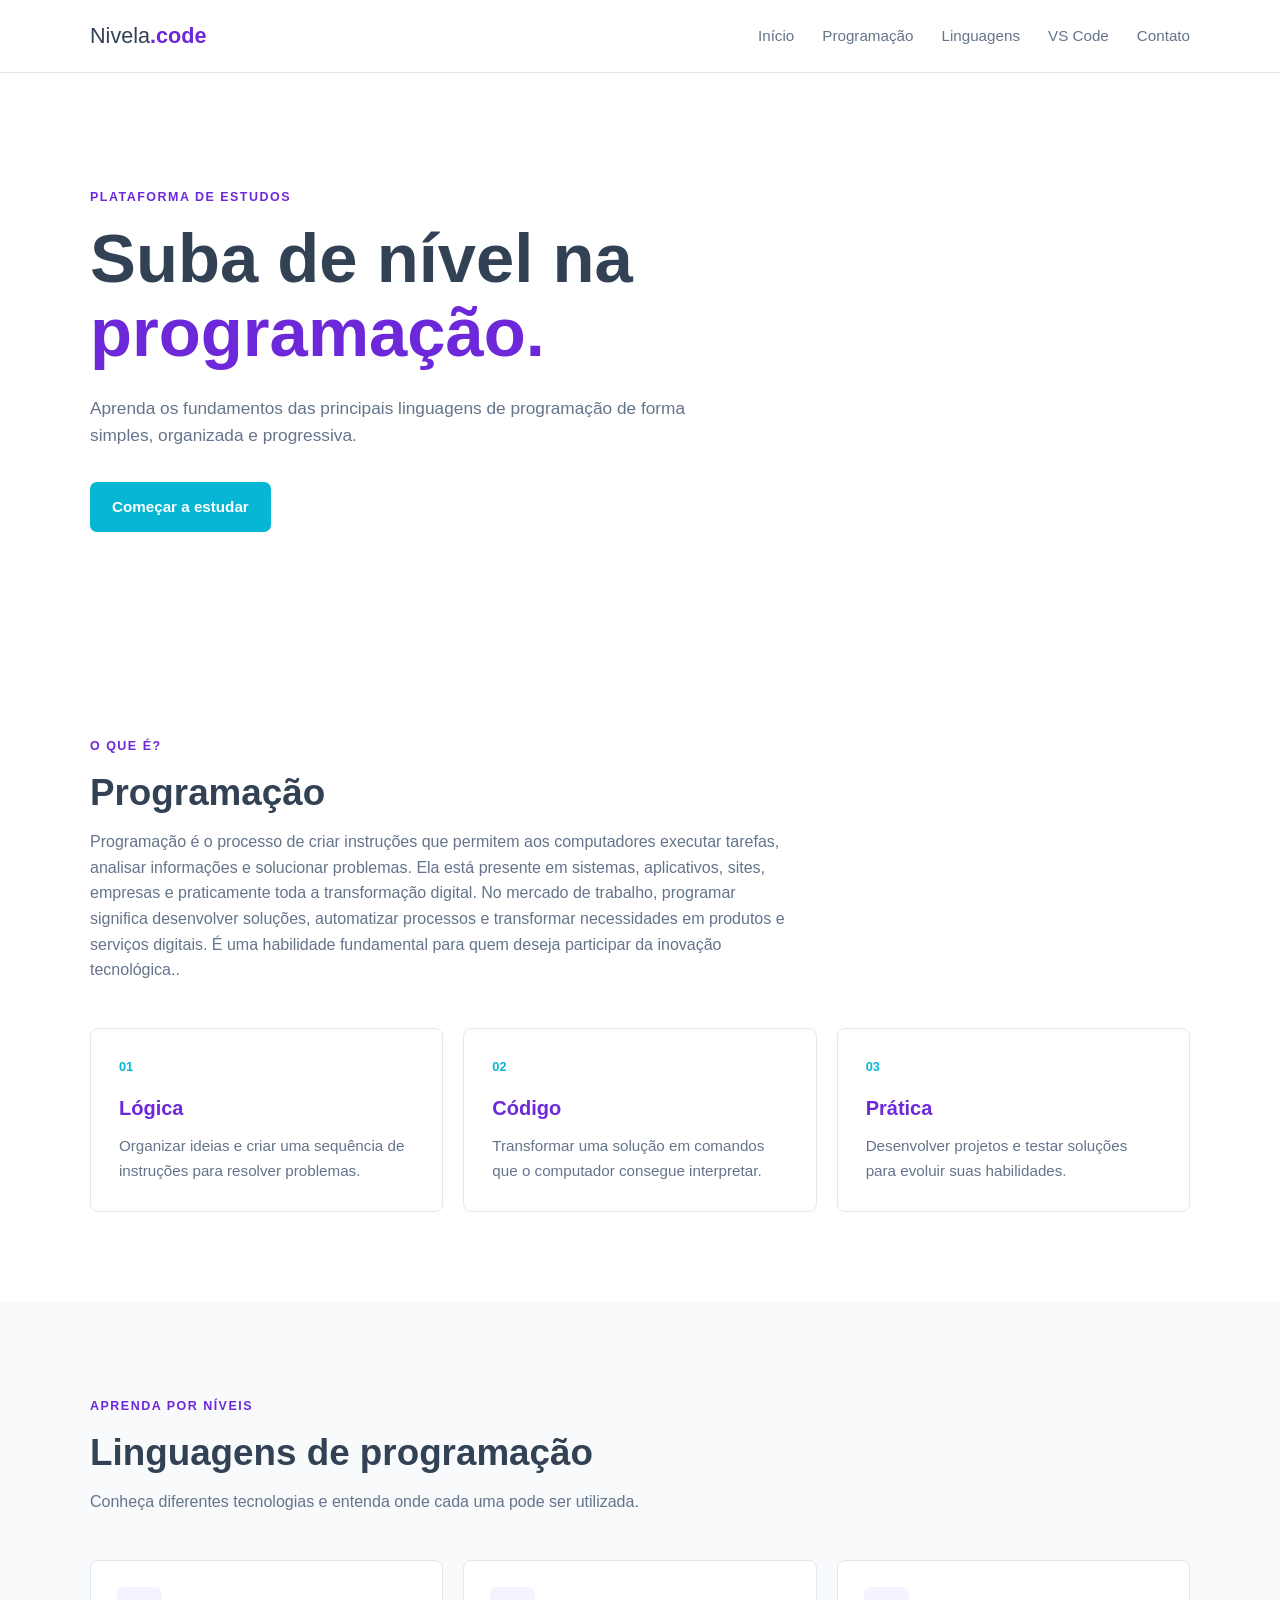
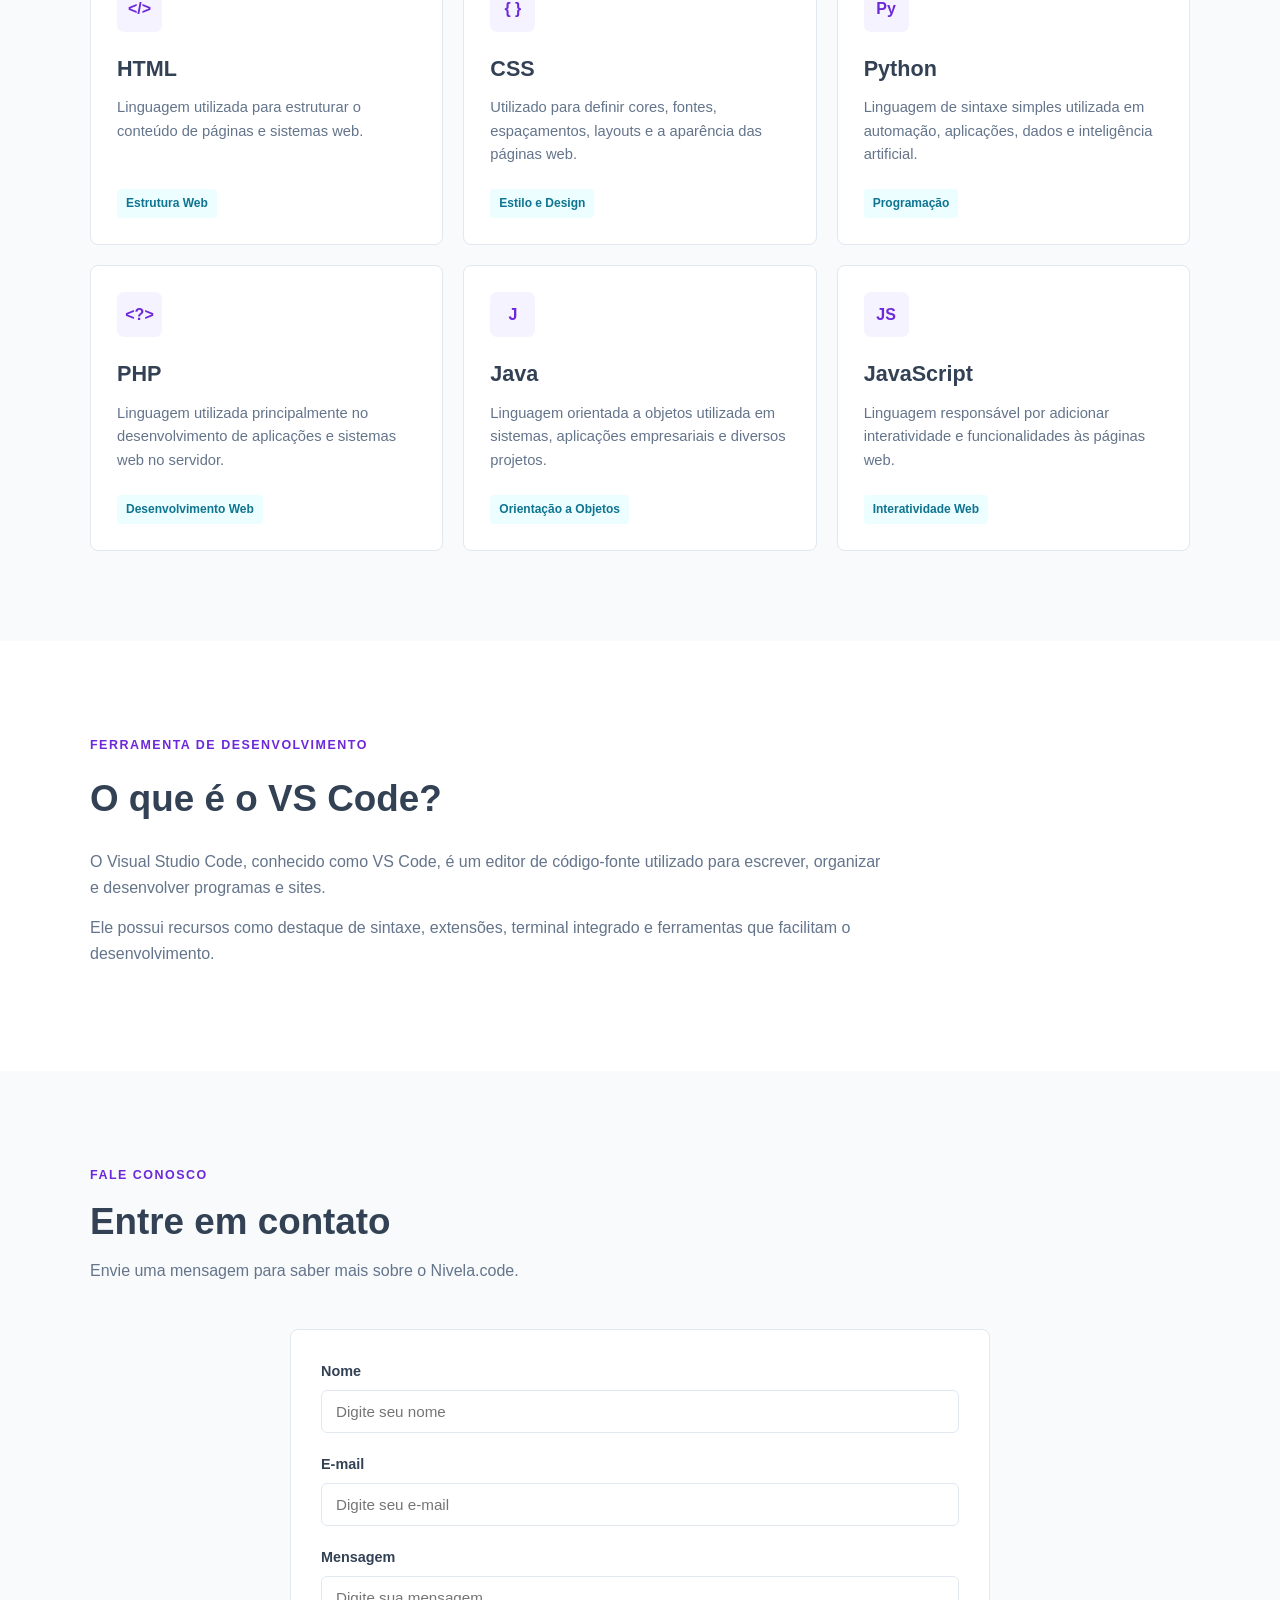
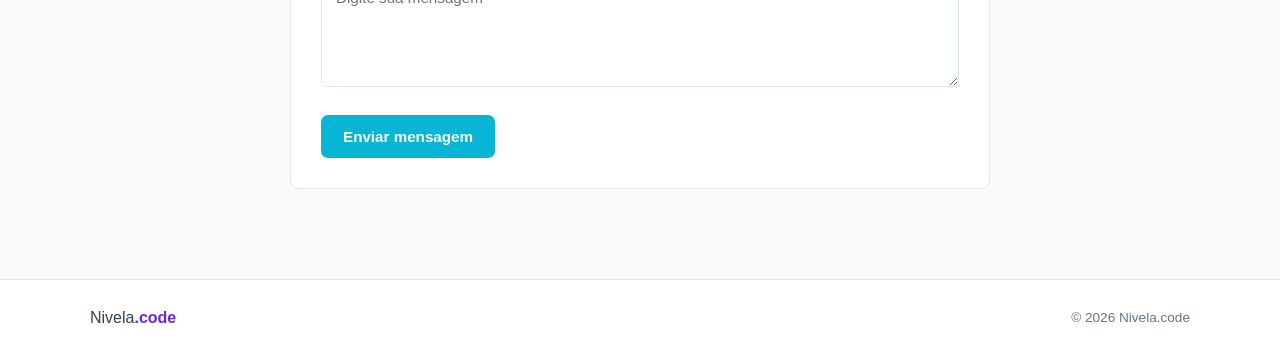
<file: index.html>
<!DOCTYPE html>
<html lang="pt-BR">

<head>
    <meta charset="UTF-8">
    <meta name="viewport" content="width=device-width, initial-scale=1.0">

    <title>Nivela.code - Estudos de Programação</title>

    <link rel="icon" href="favicon.ico" type="image/x-icon">
    <link rel="stylesheet" href="style.css">
    <link rel="icon" type="image/png" href="/Nivela.code/favicon.png?v=3">
</head>

<body>

    <header class="header">
        <div class="container header-content">

            <a href="#inicio" class="logo">
                Nivela<span>.code</span>
            </a>

            <nav class="nav">
                <a href="#inicio">Início</a>
                <a href="#programacao">Programação</a>
                <a href="#linguagens">Linguagens</a>
                <a href="#vs-code">VS Code</a>
                <a href="#contato">Contato</a>
            </nav>

        </div>
    </header>


    <main>

        <!-- INÍCIO -->
        <section class="hero" id="inicio">
            <div class="container hero-content">

                <div class="hero-text">

                    <span class="subtitle">PLATAFORMA DE ESTUDOS</span>

                    <h1>
                        Suba de nível na
                        <span>programação.</span>
                    </h1>

                    <p>
                        Aprenda os fundamentos das principais linguagens de
                        programação de forma simples, organizada e progressiva.
                    </p>

                    <a href="#linguagens" class="btn">
                        Começar a estudar
                    </a>

                </div>

            </div>
        </section>


        <!-- O QUE É PROGRAMAÇÃO -->
        <section class="section" id="programacao">

            <div class="container">

                <div class="section-title">
                    <span class="subtitle">O QUE É?</span>

                    <h2>Programação</h2>

                    <p>
                        Programação é o processo de criar instruções que permitem aos computadores executar tarefas, analisar informações e solucionar problemas. Ela está presente em sistemas, aplicativos, sites, empresas e praticamente toda a transformação digital.

No mercado de trabalho, programar significa desenvolver soluções, automatizar processos e transformar necessidades em produtos e serviços digitais. É uma habilidade fundamental para quem deseja participar da inovação tecnológica..
                    </p>
                </div>


                <div class="info-grid">

                    <div class="info-card">
                        <div class="info-number">01</div>

                        <h3>Lógica</h3>

                        <p>
                            Organizar ideias e criar uma sequência de instruções
                            para resolver problemas.
                        </p>
                    </div>


                    <div class="info-card">
                        <div class="info-number">02</div>

                        <h3>Código</h3>

                        <p>
                            Transformar uma solução em comandos que o computador
                            consegue interpretar.
                        </p>
                    </div>


                    <div class="info-card">
                        <div class="info-number">03</div>

                        <h3>Prática</h3>

                        <p>
                            Desenvolver projetos e testar soluções para evoluir
                            suas habilidades.
                        </p>
                    </div>

                </div>

            </div>

        </section>


        <!-- LINGUAGENS -->
        <section class="section languages-section" id="linguagens">

            <div class="container">

                <div class="section-title">

                    <span class="subtitle">APRENDA POR NÍVEIS</span>

                    <h2>Linguagens de programação</h2>

                    <p>
                        Conheça diferentes tecnologias e entenda onde cada uma
                        pode ser utilizada.
                    </p>

                </div>


                <div class="languages-grid">

                    <article class="language-card">

                        <div class="language-icon">&lt;/&gt;</div>

                        <h3>HTML</h3>

                        <p>
                            Linguagem utilizada para estruturar o conteúdo
                            de páginas e sistemas web.
                        </p>

                        <span class="language-type">
                            Estrutura Web
                        </span>

                    </article>


                    <article class="language-card">

                        <div class="language-icon">{ }</div>

                        <h3>CSS</h3>

                        <p>
                            Utilizado para definir cores, fontes, espaçamentos,
                            layouts e a aparência das páginas web.
                        </p>

                        <span class="language-type">
                            Estilo e Design
                        </span>

                    </article>


                    <article class="language-card">

                        <div class="language-icon">Py</div>

                        <h3>Python</h3>

                        <p>
                            Linguagem de sintaxe simples utilizada em automação,
                            aplicações, dados e inteligência artificial.
                        </p>

                        <span class="language-type">
                            Programação
                        </span>

                    </article>


                    <article class="language-card">

                        <div class="language-icon">&lt;?&gt;</div>

                        <h3>PHP</h3>

                        <p>
                            Linguagem utilizada principalmente no desenvolvimento
                            de aplicações e sistemas web no servidor.
                        </p>

                        <span class="language-type">
                            Desenvolvimento Web
                        </span>

                    </article>


                    <article class="language-card">

                        <div class="language-icon">J</div>

                        <h3>Java</h3>

                        <p>
                            Linguagem orientada a objetos utilizada em sistemas,
                            aplicações empresariais e diversos projetos.
                        </p>

                        <span class="language-type">
                            Orientação a Objetos
                        </span>

                    </article>


                    <article class="language-card">

                        <div class="language-icon">JS</div>

                        <h3>JavaScript</h3>

                        <p>
                            Linguagem responsável por adicionar interatividade
                            e funcionalidades às páginas web.
                        </p>

                        <span class="language-type">
                            Interatividade Web
                        </span>

                    </article>

                </div>

            </div>

        </section>


        <!-- VS CODE -->
        <section class="section vs-section" id="vs-code">

            <div class="container">

                <div class="vs-text">

                    <span class="subtitle">FERRAMENTA DE DESENVOLVIMENTO</span>

                    <h2>O que é o VS Code?</h2>

                    <p>
                        O Visual Studio Code, conhecido como VS Code, é um
                        editor de código-fonte utilizado para escrever,
                        organizar e desenvolver programas e sites.
                    </p>

                    <p>
                        Ele possui recursos como destaque de sintaxe,
                        extensões, terminal integrado e ferramentas que
                        facilitam o desenvolvimento.
                    </p>

                </div>

            </div>

        </section>


        <!-- CONTATO -->
        <section class="section contact-section" id="contato">

            <div class="container">

                <div class="section-title">

                    <span class="subtitle">FALE CONOSCO</span>

                    <h2>Entre em contato</h2>

                    <p>
                        Envie uma mensagem para saber mais sobre o Nivela.code.
                    </p>

                </div>


                <form class="contact-form">

                    <div class="form-group">
                        <label for="nome">Nome</label>

                        <input
                            type="text"
                            id="nome"
                            name="nome"
                            placeholder="Digite seu nome"
                        >
                    </div>


                    <div class="form-group">
                        <label for="email">E-mail</label>

                        <input
                            type="email"
                            id="email"
                            name="email"
                            placeholder="Digite seu e-mail"
                        >
                    </div>


                    <div class="form-group">
                        <label for="mensagem">Mensagem</label>

                        <textarea
                            id="mensagem"
                            name="mensagem"
                            rows="5"
                            placeholder="Digite sua mensagem"
                        ></textarea>
                    </div>


                    <button type="submit" class="btn">
                        Enviar mensagem
                    </button>

                </form>

            </div>

        </section>

    </main>


    <!-- RODAPÉ -->
    <footer class="footer">

        <div class="container footer-content">

            <div class="footer-logo">
                Nivela<span>.code</span>
            </div>

            <p>
                © 2026 Nivela.code
            </p>

        </div>

    </footer>

</body>

</html>
</file>
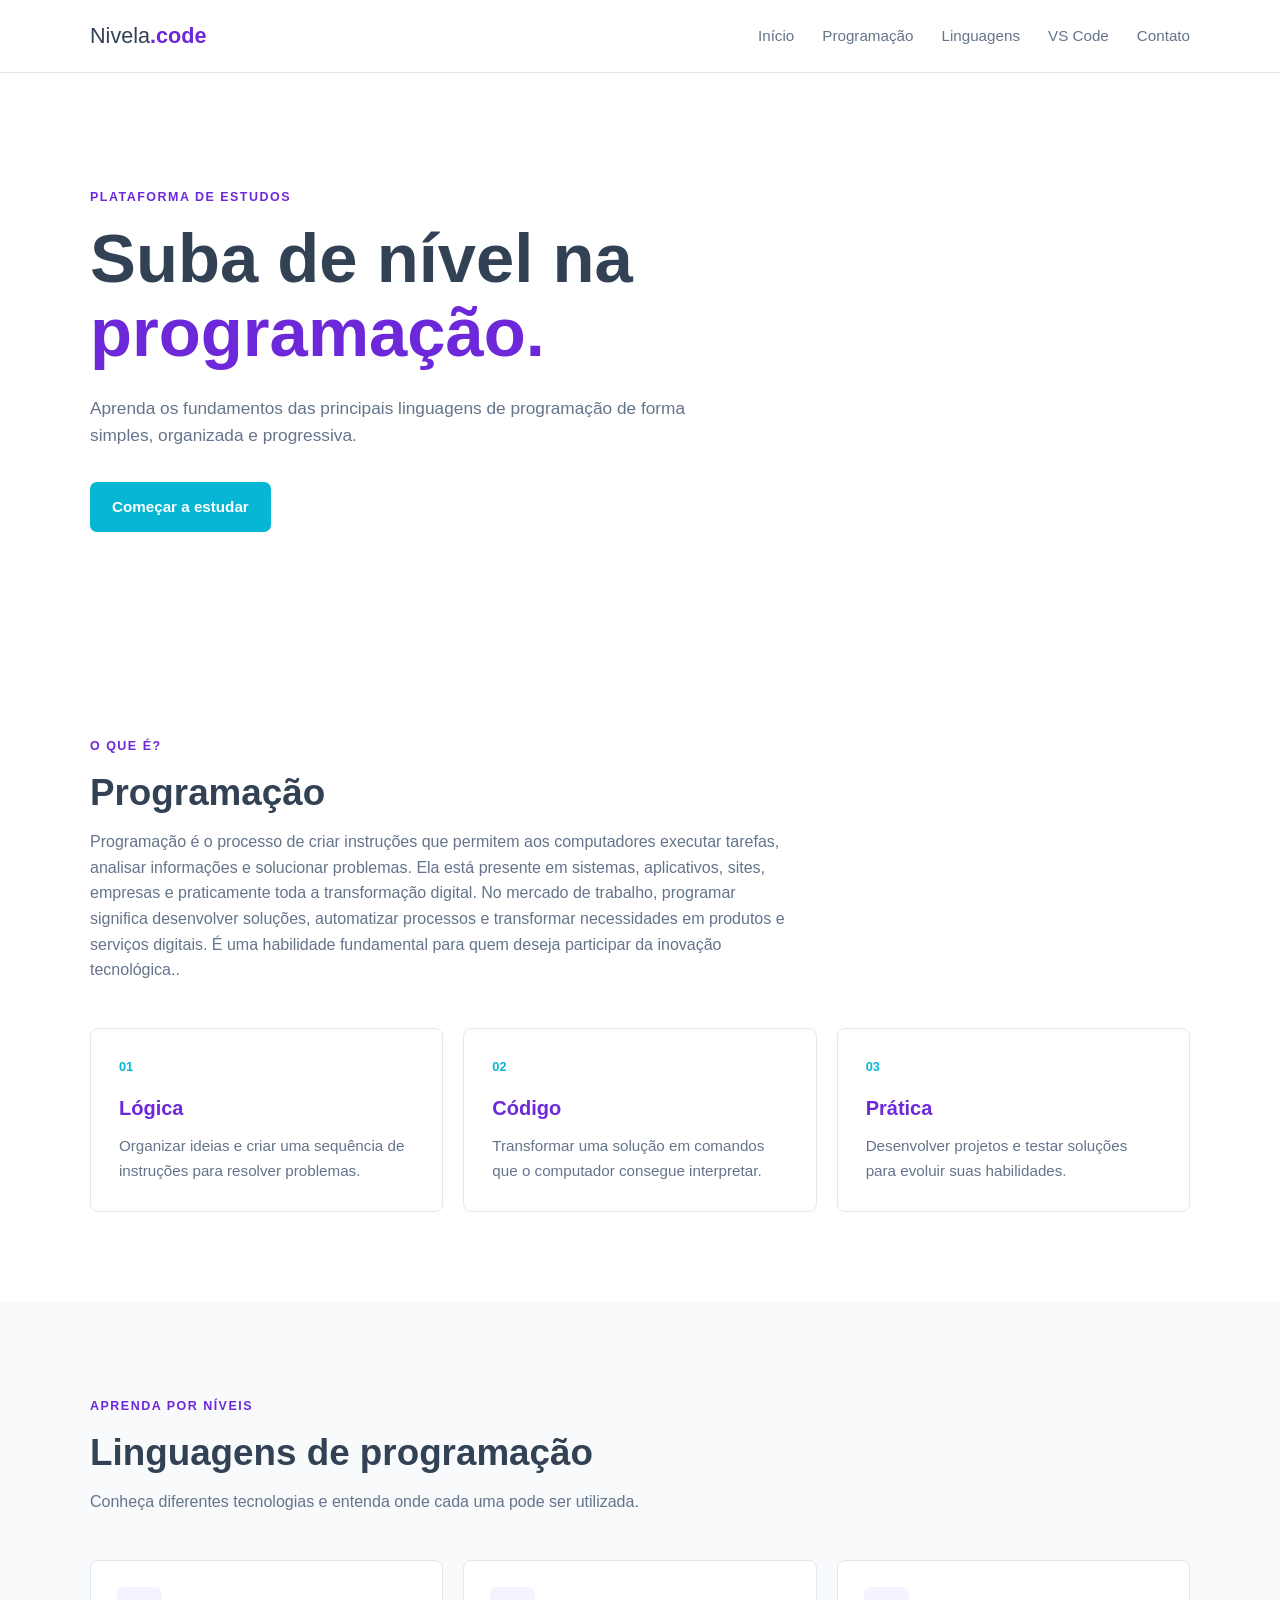
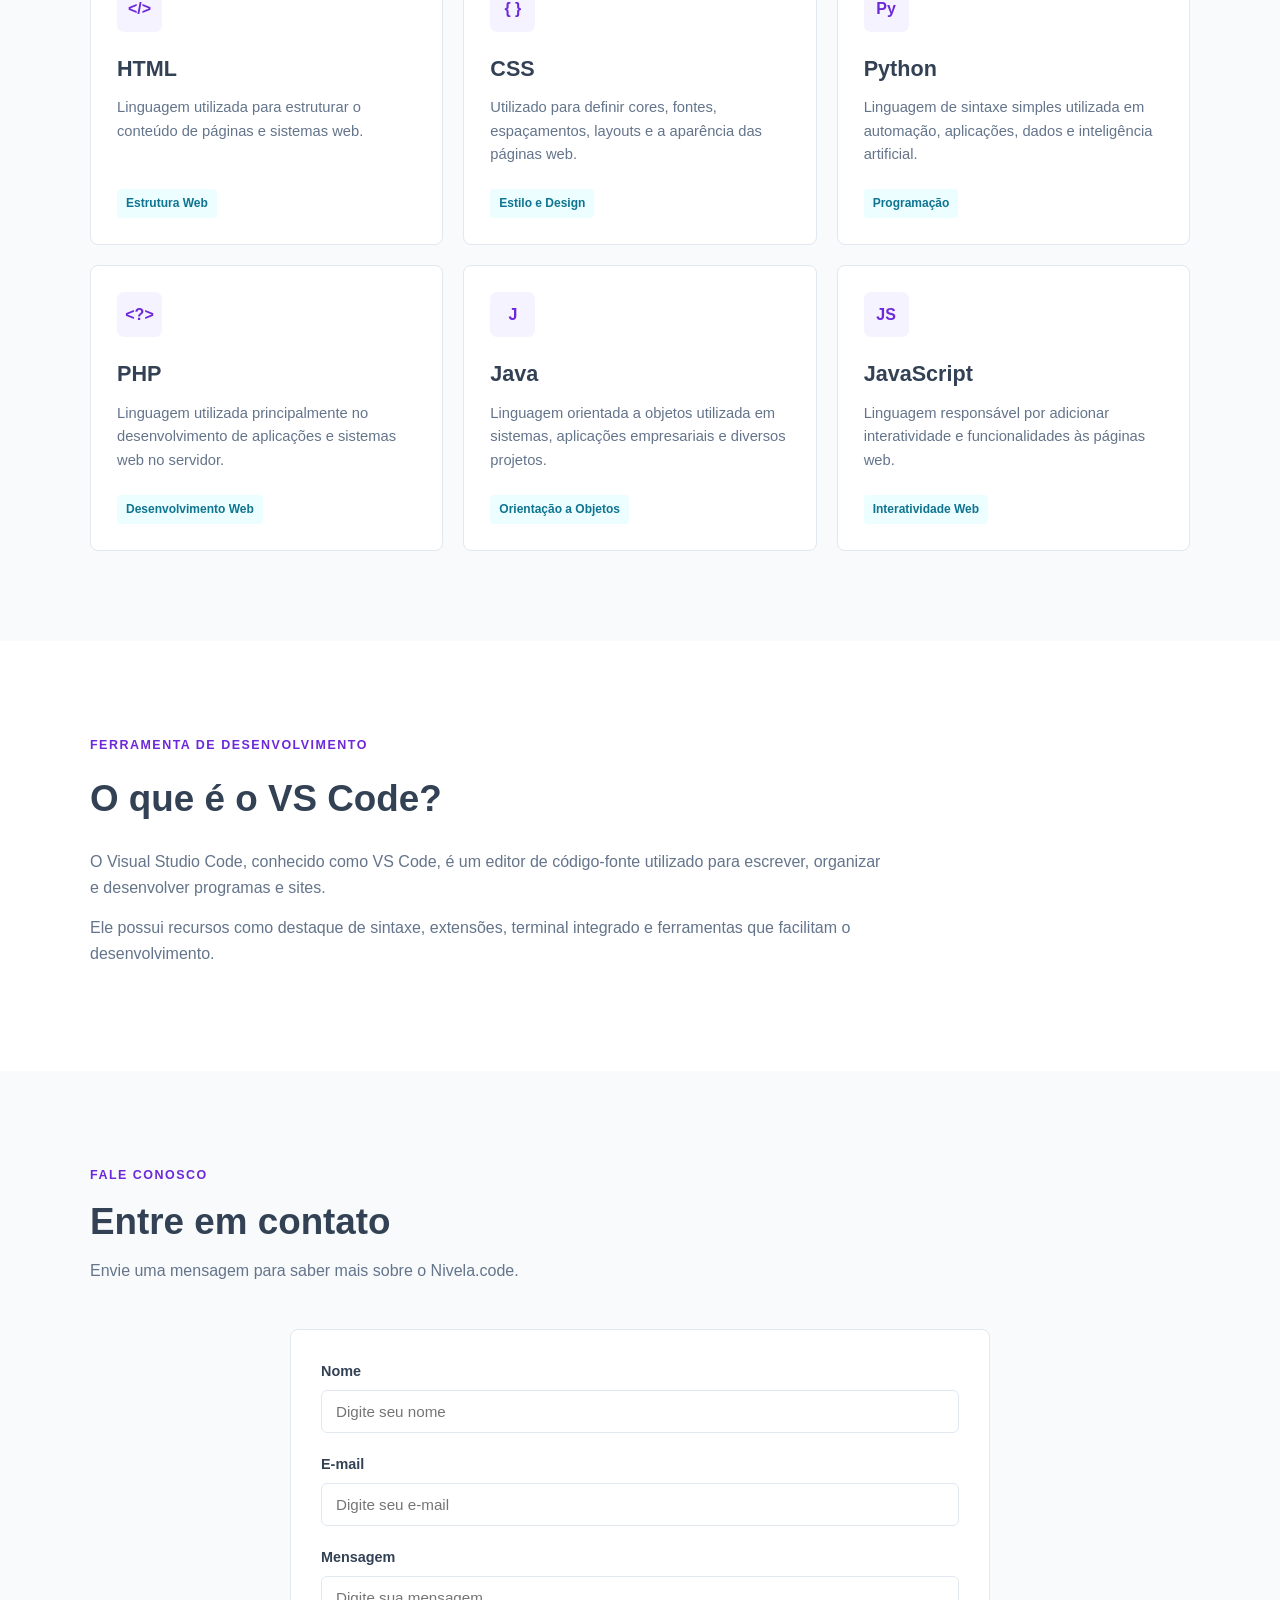
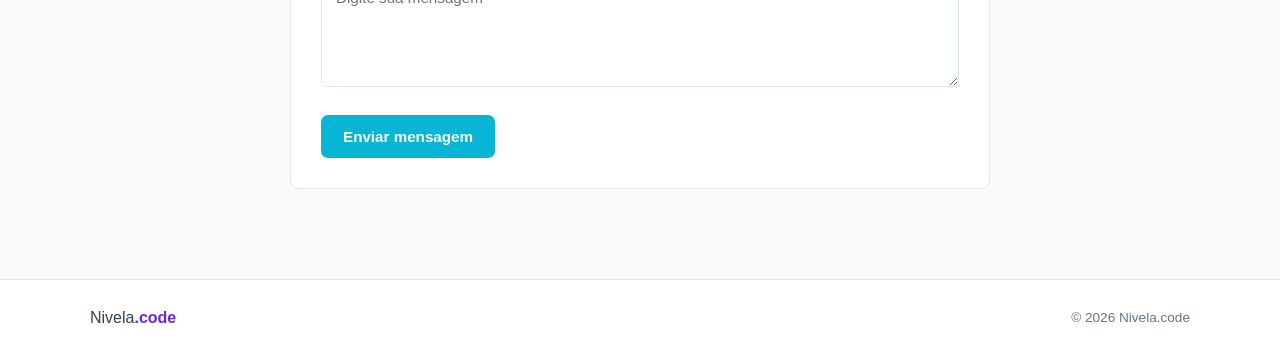
<file: code.estudo/index.html>
<!DOCTYPE html>
<html lang="pt-BR">

<head>
    <meta charset="UTF-8">
    <meta name="viewport" content="width=device-width, initial-scale=1.0">

    <title>Nivela.code - Estudos de Programação</title>

    <link rel="icon" href="favicon.ico" type="image/x-icon">
    <link rel="stylesheet" href="style.css">
</head>

<body>

    <header class="header">
        <div class="container header-content">

            <a href="#inicio" class="logo">
                Nivela<span>.code</span>
            </a>

            <nav class="nav">
                <a href="#inicio">Início</a>
                <a href="#programacao">Programação</a>
                <a href="#linguagens">Linguagens</a>
                <a href="#vs-code">VS Code</a>
                <a href="#contato">Contato</a>
            </nav>

        </div>
    </header>


    <main>

        <!-- INÍCIO -->
        <section class="hero" id="inicio">
            <div class="container hero-content">

                <div class="hero-text">

                    <span class="subtitle">PLATAFORMA DE ESTUDOS</span>

                    <h1>
                        Suba de nível na
                        <span>programação.</span>
                    </h1>

                    <p>
                        Aprenda os fundamentos das principais linguagens de
                        programação de forma simples, organizada e progressiva.
                    </p>

                    <a href="#linguagens" class="btn">
                        Começar a estudar
                    </a>

                </div>

            </div>
        </section>


        <!-- O QUE É PROGRAMAÇÃO -->
        <section class="section" id="programacao">

            <div class="container">

                <div class="section-title">
                    <span class="subtitle">O QUE É?</span>

                    <h2>Programação</h2>

                    <p>
                        Programação é o processo de criar instruções que permitem aos computadores executar tarefas, analisar informações e solucionar problemas. Ela está presente em sistemas, aplicativos, sites, empresas e praticamente toda a transformação digital.

No mercado de trabalho, programar significa desenvolver soluções, automatizar processos e transformar necessidades em produtos e serviços digitais. É uma habilidade fundamental para quem deseja participar da inovação tecnológica..
                    </p>
                </div>


                <div class="info-grid">

                    <div class="info-card">
                        <div class="info-number">01</div>

                        <h3>Lógica</h3>

                        <p>
                            Organizar ideias e criar uma sequência de instruções
                            para resolver problemas.
                        </p>
                    </div>


                    <div class="info-card">
                        <div class="info-number">02</div>

                        <h3>Código</h3>

                        <p>
                            Transformar uma solução em comandos que o computador
                            consegue interpretar.
                        </p>
                    </div>


                    <div class="info-card">
                        <div class="info-number">03</div>

                        <h3>Prática</h3>

                        <p>
                            Desenvolver projetos e testar soluções para evoluir
                            suas habilidades.
                        </p>
                    </div>

                </div>

            </div>

        </section>


        <!-- LINGUAGENS -->
        <section class="section languages-section" id="linguagens">

            <div class="container">

                <div class="section-title">

                    <span class="subtitle">APRENDA POR NÍVEIS</span>

                    <h2>Linguagens de programação</h2>

                    <p>
                        Conheça diferentes tecnologias e entenda onde cada uma
                        pode ser utilizada.
                    </p>

                </div>


                <div class="languages-grid">

                    <article class="language-card">

                        <div class="language-icon">&lt;/&gt;</div>

                        <h3>HTML</h3>

                        <p>
                            Linguagem utilizada para estruturar o conteúdo
                            de páginas e sistemas web.
                        </p>

                        <span class="language-type">
                            Estrutura Web
                        </span>

                    </article>


                    <article class="language-card">

                        <div class="language-icon">{ }</div>

                        <h3>CSS</h3>

                        <p>
                            Utilizado para definir cores, fontes, espaçamentos,
                            layouts e a aparência das páginas web.
                        </p>

                        <span class="language-type">
                            Estilo e Design
                        </span>

                    </article>


                    <article class="language-card">

                        <div class="language-icon">Py</div>

                        <h3>Python</h3>

                        <p>
                            Linguagem de sintaxe simples utilizada em automação,
                            aplicações, dados e inteligência artificial.
                        </p>

                        <span class="language-type">
                            Programação
                        </span>

                    </article>


                    <article class="language-card">

                        <div class="language-icon">&lt;?&gt;</div>

                        <h3>PHP</h3>

                        <p>
                            Linguagem utilizada principalmente no desenvolvimento
                            de aplicações e sistemas web no servidor.
                        </p>

                        <span class="language-type">
                            Desenvolvimento Web
                        </span>

                    </article>


                    <article class="language-card">

                        <div class="language-icon">J</div>

                        <h3>Java</h3>

                        <p>
                            Linguagem orientada a objetos utilizada em sistemas,
                            aplicações empresariais e diversos projetos.
                        </p>

                        <span class="language-type">
                            Orientação a Objetos
                        </span>

                    </article>


                    <article class="language-card">

                        <div class="language-icon">JS</div>

                        <h3>JavaScript</h3>

                        <p>
                            Linguagem responsável por adicionar interatividade
                            e funcionalidades às páginas web.
                        </p>

                        <span class="language-type">
                            Interatividade Web
                        </span>

                    </article>

                </div>

            </div>

        </section>


        <!-- VS CODE -->
        <section class="section vs-section" id="vs-code">

            <div class="container">

                <div class="vs-text">

                    <span class="subtitle">FERRAMENTA DE DESENVOLVIMENTO</span>

                    <h2>O que é o VS Code?</h2>

                    <p>
                        O Visual Studio Code, conhecido como VS Code, é um
                        editor de código-fonte utilizado para escrever,
                        organizar e desenvolver programas e sites.
                    </p>

                    <p>
                        Ele possui recursos como destaque de sintaxe,
                        extensões, terminal integrado e ferramentas que
                        facilitam o desenvolvimento.
                    </p>

                </div>

            </div>

        </section>


        <!-- CONTATO -->
        <section class="section contact-section" id="contato">

            <div class="container">

                <div class="section-title">

                    <span class="subtitle">FALE CONOSCO</span>

                    <h2>Entre em contato</h2>

                    <p>
                        Envie uma mensagem para saber mais sobre o Nivela.code.
                    </p>

                </div>


                <form class="contact-form">

                    <div class="form-group">
                        <label for="nome">Nome</label>

                        <input
                            type="text"
                            id="nome"
                            name="nome"
                            placeholder="Digite seu nome"
                        >
                    </div>


                    <div class="form-group">
                        <label for="email">E-mail</label>

                        <input
                            type="email"
                            id="email"
                            name="email"
                            placeholder="Digite seu e-mail"
                        >
                    </div>


                    <div class="form-group">
                        <label for="mensagem">Mensagem</label>

                        <textarea
                            id="mensagem"
                            name="mensagem"
                            rows="5"
                            placeholder="Digite sua mensagem"
                        ></textarea>
                    </div>


                    <button type="submit" class="btn">
                        Enviar mensagem
                    </button>

                </form>

            </div>

        </section>

    </main>


    <!-- RODAPÉ -->
    <footer class="footer">

        <div class="container footer-content">

            <div class="footer-logo">
                Nivela<span>.code</span>
            </div>

            <p>
                © 2026 Nivela.code
            </p>

        </div>

    </footer>

</body>

</html>
</file>
<file: style.css>
:root {
    --background: #FFFFFF;
    --primary: #6D28D9;
    --primary-dark: #5B21B6;
    --accent: #06B6D4;
    --text: #334155;
    --text-light: #64748B;
    --border: #E2E8F0;
    --light-purple: #F5F3FF;
    --light-cyan: #ECFEFF;
    --max-width: 1100px;
}


* {
    margin: 0;
    padding: 0;
    box-sizing: border-box;
}


html {
    scroll-behavior: smooth;
}


body {
    background-color: var(--background);
    color: var(--text);

    font-family:
        -apple-system,
        BlinkMacSystemFont,
        "Segoe UI",
        Roboto,
        Helvetica,
        Arial,
        sans-serif;

    line-height: 1.6;
}


a {
    color: inherit;
    text-decoration: none;
}


.container {
    width: 90%;
    max-width: var(--max-width);
    margin: 0 auto;
}


/* CABEÇALHO */

.header {
    background-color: #FFFFFF;
    border-bottom: 1px solid var(--border);

    position: sticky;
    top: 0;
    z-index: 100;
}


.header-content {
    min-height: 72px;

    display: flex;
    align-items: center;
    justify-content: space-between;
}


.logo {
    color: var(--text);
    font-size: 1.35rem;
    font-weight: 500;
}


.logo span {
    color: var(--primary);
    font-weight: 800;
}


.nav {
    display: flex;
    gap: 28px;
}


.nav a {
    color: var(--text-light);
    font-size: 0.95rem;
    transition: 0.2s;
}


.nav a:hover {
    color: var(--primary);
}


/* HERO */

.hero {
    background-color: #FFFFFF;
    padding: 110px 0;
}


.hero-content {
    display: flex;
    align-items: center;
}


.hero-text {
    max-width: 780px;
}


.subtitle {
    display: inline-block;

    color: var(--primary);

    font-size: 0.78rem;
    font-weight: 700;
    letter-spacing: 1.5px;

    margin-bottom: 14px;
}


.hero h1 {
    color: var(--text);

    font-size: clamp(2.4rem, 6vw, 4.3rem);
    line-height: 1.08;

    margin-bottom: 24px;
}


.hero h1 span {
    color: var(--primary);
}


.hero p {
    max-width: 650px;

    color: var(--text-light);

    font-size: 1.08rem;

    margin-bottom: 32px;
}


.btn {
    display: inline-block;

    border: none;
    border-radius: 7px;

    background-color: var(--accent);
    color: #FFFFFF;

    padding: 13px 22px;

    font-size: 0.95rem;
    font-weight: 700;

    cursor: pointer;

    transition: 0.2s;
}


.btn:hover {
    background-color: #0891B2;
    transform: translateY(-2px);
}


/* SEÇÕES */

.section {
    padding: 90px 0;
}


.languages-section {
    background-color: #F8FAFC;
}


.section-title {
    max-width: 700px;
    margin-bottom: 45px;
}


.section-title h2 {
    color: var(--text);

    font-size: 2.3rem;
    line-height: 1.2;

    margin-bottom: 14px;
}


.section-title p {
    color: var(--text-light);
    font-size: 1rem;
}


/* PROGRAMAÇÃO */

.info-grid {
    display: grid;
    grid-template-columns: repeat(3, 1fr);
    gap: 20px;
}


.info-card {
    background-color: #FFFFFF;

    border: 1px solid var(--border);
    border-radius: 8px;

    padding: 28px;
}


.info-number {
    color: var(--accent);

    font-size: 0.8rem;
    font-weight: 800;

    margin-bottom: 15px;
}


.info-card h3 {
    color: var(--primary);

    font-size: 1.25rem;

    margin-bottom: 10px;
}


.info-card p {
    color: var(--text-light);
    font-size: 0.95rem;
}


/* LINGUAGENS */

.languages-grid {
    display: grid;
    grid-template-columns: repeat(3, 1fr);
    gap: 20px;
}


.language-card {
    background-color: #FFFFFF;

    border: 1px solid var(--border);
    border-radius: 8px;

    padding: 26px;

    transition: 0.2s;
}


.language-card:hover {
    border-color: var(--primary);
    transform: translateY(-3px);
}


.language-icon {
    width: 45px;
    height: 45px;

    display: flex;
    align-items: center;
    justify-content: center;

    background-color: var(--light-purple);

    border-radius: 7px;

    color: var(--primary);

    font-weight: 800;

    margin-bottom: 20px;
}


.language-card h3 {
    color: var(--text);

    font-size: 1.35rem;

    margin-bottom: 10px;
}


.language-card p {
    color: var(--text-light);

    font-size: 0.92rem;

    min-height: 75px;

    margin-bottom: 18px;
}


.language-type {
    display: inline-block;

    background-color: var(--light-cyan);

    color: #0E7490;

    border-radius: 4px;

    padding: 5px 9px;

    font-size: 0.75rem;
    font-weight: 700;
}


/* VS CODE */

.vs-section {
    background-color: #FFFFFF;
}


.vs-text {
    max-width: 800px;
}


.vs-text h2 {
    color: var(--text);

    font-size: 2.3rem;

    margin-bottom: 20px;
}


.vs-text p {
    color: var(--text-light);

    margin-bottom: 15px;
}


/* CONTATO */

.contact-section {
    background-color: #F8FAFC;
}


.contact-form {
    max-width: 700px;

    margin: 0 auto;

    background-color: #FFFFFF;

    border: 1px solid var(--border);
    border-radius: 8px;

    padding: 30px;
}


.form-group {
    margin-bottom: 20px;
}


.form-group label {
    display: block;

    color: var(--text);

    font-size: 0.9rem;
    font-weight: 700;

    margin-bottom: 7px;
}


.form-group input,
.form-group textarea {
    width: 100%;

    border: 1px solid var(--border);
    border-radius: 6px;

    padding: 12px 14px;

    background-color: #FFFFFF;

    color: var(--text);

    font-family: inherit;
    font-size: 0.95rem;

    outline: none;
}


.form-group input:focus,
.form-group textarea:focus {
    border-color: var(--primary);
}


.form-group textarea {
    resize: vertical;
}


/* RODAPÉ */

.footer {
    background-color: #FFFFFF;

    border-top: 1px solid var(--border);

    padding: 25px 0;
}


.footer-content {
    display: flex;

    justify-content: space-between;
    align-items: center;
}


.footer-logo {
    color: var(--text);
    font-weight: 500;
}


.footer-logo span {
    color: var(--primary);
    font-weight: 800;
}


.footer p {
    color: var(--text-light);
    font-size: 0.85rem;
}


/* RESPONSIVIDADE */

@media (max-width: 850px) {

    .nav {
        gap: 15px;
    }


    .info-grid,
    .languages-grid {
        grid-template-columns: repeat(2, 1fr);
    }

}


@media (max-width: 600px) {

    .header-content {
        flex-direction: column;

        padding: 18px 0;

        gap: 15px;
    }


    .nav {
        flex-wrap: wrap;
        justify-content: center;
        gap: 12px;
    }


    .hero {
        padding: 70px 0;
    }


    .section {
        padding: 65px 0;
    }


    .info-grid,
    .languages-grid {
        grid-template-columns: 1fr;
    }


    .footer-content {
        flex-direction: column;

        gap: 10px;

        text-align: center;
    }

}


@media (max-width: 400px) {

    .hero h1 {
        font-size: 2.2rem;
    }


    .section-title h2,
    .vs-text h2 {
        font-size: 1.9rem;
    }


    .contact-form {
        padding: 20px;
    }

}
</file>
<file: code.estudo/style.css>
:root {
    --background: #FFFFFF;
    --primary: #6D28D9;
    --primary-dark: #5B21B6;
    --accent: #06B6D4;
    --text: #334155;
    --text-light: #64748B;
    --border: #E2E8F0;
    --light-purple: #F5F3FF;
    --light-cyan: #ECFEFF;
    --max-width: 1100px;
}


* {
    margin: 0;
    padding: 0;
    box-sizing: border-box;
}


html {
    scroll-behavior: smooth;
}


body {
    background-color: var(--background);
    color: var(--text);

    font-family:
        -apple-system,
        BlinkMacSystemFont,
        "Segoe UI",
        Roboto,
        Helvetica,
        Arial,
        sans-serif;

    line-height: 1.6;
}


a {
    color: inherit;
    text-decoration: none;
}


.container {
    width: 90%;
    max-width: var(--max-width);
    margin: 0 auto;
}


/* CABEÇALHO */

.header {
    background-color: #FFFFFF;
    border-bottom: 1px solid var(--border);

    position: sticky;
    top: 0;
    z-index: 100;
}


.header-content {
    min-height: 72px;

    display: flex;
    align-items: center;
    justify-content: space-between;
}


.logo {
    color: var(--text);
    font-size: 1.35rem;
    font-weight: 500;
}


.logo span {
    color: var(--primary);
    font-weight: 800;
}


.nav {
    display: flex;
    gap: 28px;
}


.nav a {
    color: var(--text-light);
    font-size: 0.95rem;
    transition: 0.2s;
}


.nav a:hover {
    color: var(--primary);
}


/* HERO */

.hero {
    background-color: #FFFFFF;
    padding: 110px 0;
}


.hero-content {
    display: flex;
    align-items: center;
}


.hero-text {
    max-width: 780px;
}


.subtitle {
    display: inline-block;

    color: var(--primary);

    font-size: 0.78rem;
    font-weight: 700;
    letter-spacing: 1.5px;

    margin-bottom: 14px;
}


.hero h1 {
    color: var(--text);

    font-size: clamp(2.4rem, 6vw, 4.3rem);
    line-height: 1.08;

    margin-bottom: 24px;
}


.hero h1 span {
    color: var(--primary);
}


.hero p {
    max-width: 650px;

    color: var(--text-light);

    font-size: 1.08rem;

    margin-bottom: 32px;
}


.btn {
    display: inline-block;

    border: none;
    border-radius: 7px;

    background-color: var(--accent);
    color: #FFFFFF;

    padding: 13px 22px;

    font-size: 0.95rem;
    font-weight: 700;

    cursor: pointer;

    transition: 0.2s;
}


.btn:hover {
    background-color: #0891B2;
    transform: translateY(-2px);
}


/* SEÇÕES */

.section {
    padding: 90px 0;
}


.languages-section {
    background-color: #F8FAFC;
}


.section-title {
    max-width: 700px;
    margin-bottom: 45px;
}


.section-title h2 {
    color: var(--text);

    font-size: 2.3rem;
    line-height: 1.2;

    margin-bottom: 14px;
}


.section-title p {
    color: var(--text-light);
    font-size: 1rem;
}


/* PROGRAMAÇÃO */

.info-grid {
    display: grid;
    grid-template-columns: repeat(3, 1fr);
    gap: 20px;
}


.info-card {
    background-color: #FFFFFF;

    border: 1px solid var(--border);
    border-radius: 8px;

    padding: 28px;
}


.info-number {
    color: var(--accent);

    font-size: 0.8rem;
    font-weight: 800;

    margin-bottom: 15px;
}


.info-card h3 {
    color: var(--primary);

    font-size: 1.25rem;

    margin-bottom: 10px;
}


.info-card p {
    color: var(--text-light);
    font-size: 0.95rem;
}


/* LINGUAGENS */

.languages-grid {
    display: grid;
    grid-template-columns: repeat(3, 1fr);
    gap: 20px;
}


.language-card {
    background-color: #FFFFFF;

    border: 1px solid var(--border);
    border-radius: 8px;

    padding: 26px;

    transition: 0.2s;
}


.language-card:hover {
    border-color: var(--primary);
    transform: translateY(-3px);
}


.language-icon {
    width: 45px;
    height: 45px;

    display: flex;
    align-items: center;
    justify-content: center;

    background-color: var(--light-purple);

    border-radius: 7px;

    color: var(--primary);

    font-weight: 800;

    margin-bottom: 20px;
}


.language-card h3 {
    color: var(--text);

    font-size: 1.35rem;

    margin-bottom: 10px;
}


.language-card p {
    color: var(--text-light);

    font-size: 0.92rem;

    min-height: 75px;

    margin-bottom: 18px;
}


.language-type {
    display: inline-block;

    background-color: var(--light-cyan);

    color: #0E7490;

    border-radius: 4px;

    padding: 5px 9px;

    font-size: 0.75rem;
    font-weight: 700;
}


/* VS CODE */

.vs-section {
    background-color: #FFFFFF;
}


.vs-text {
    max-width: 800px;
}


.vs-text h2 {
    color: var(--text);

    font-size: 2.3rem;

    margin-bottom: 20px;
}


.vs-text p {
    color: var(--text-light);

    margin-bottom: 15px;
}


/* CONTATO */

.contact-section {
    background-color: #F8FAFC;
}


.contact-form {
    max-width: 700px;

    margin: 0 auto;

    background-color: #FFFFFF;

    border: 1px solid var(--border);
    border-radius: 8px;

    padding: 30px;
}


.form-group {
    margin-bottom: 20px;
}


.form-group label {
    display: block;

    color: var(--text);

    font-size: 0.9rem;
    font-weight: 700;

    margin-bottom: 7px;
}


.form-group input,
.form-group textarea {
    width: 100%;

    border: 1px solid var(--border);
    border-radius: 6px;

    padding: 12px 14px;

    background-color: #FFFFFF;

    color: var(--text);

    font-family: inherit;
    font-size: 0.95rem;

    outline: none;
}


.form-group input:focus,
.form-group textarea:focus {
    border-color: var(--primary);
}


.form-group textarea {
    resize: vertical;
}


/* RODAPÉ */

.footer {
    background-color: #FFFFFF;

    border-top: 1px solid var(--border);

    padding: 25px 0;
}


.footer-content {
    display: flex;

    justify-content: space-between;
    align-items: center;
}


.footer-logo {
    color: var(--text);
    font-weight: 500;
}


.footer-logo span {
    color: var(--primary);
    font-weight: 800;
}


.footer p {
    color: var(--text-light);
    font-size: 0.85rem;
}


/* RESPONSIVIDADE */

@media (max-width: 850px) {

    .nav {
        gap: 15px;
    }


    .info-grid,
    .languages-grid {
        grid-template-columns: repeat(2, 1fr);
    }

}


@media (max-width: 600px) {

    .header-content {
        flex-direction: column;

        padding: 18px 0;

        gap: 15px;
    }


    .nav {
        flex-wrap: wrap;
        justify-content: center;
        gap: 12px;
    }


    .hero {
        padding: 70px 0;
    }


    .section {
        padding: 65px 0;
    }


    .info-grid,
    .languages-grid {
        grid-template-columns: 1fr;
    }


    .footer-content {
        flex-direction: column;

        gap: 10px;

        text-align: center;
    }

}


@media (max-width: 400px) {

    .hero h1 {
        font-size: 2.2rem;
    }


    .section-title h2,
    .vs-text h2 {
        font-size: 1.9rem;
    }


    .contact-form {
        padding: 20px;
    }

}
</file>
